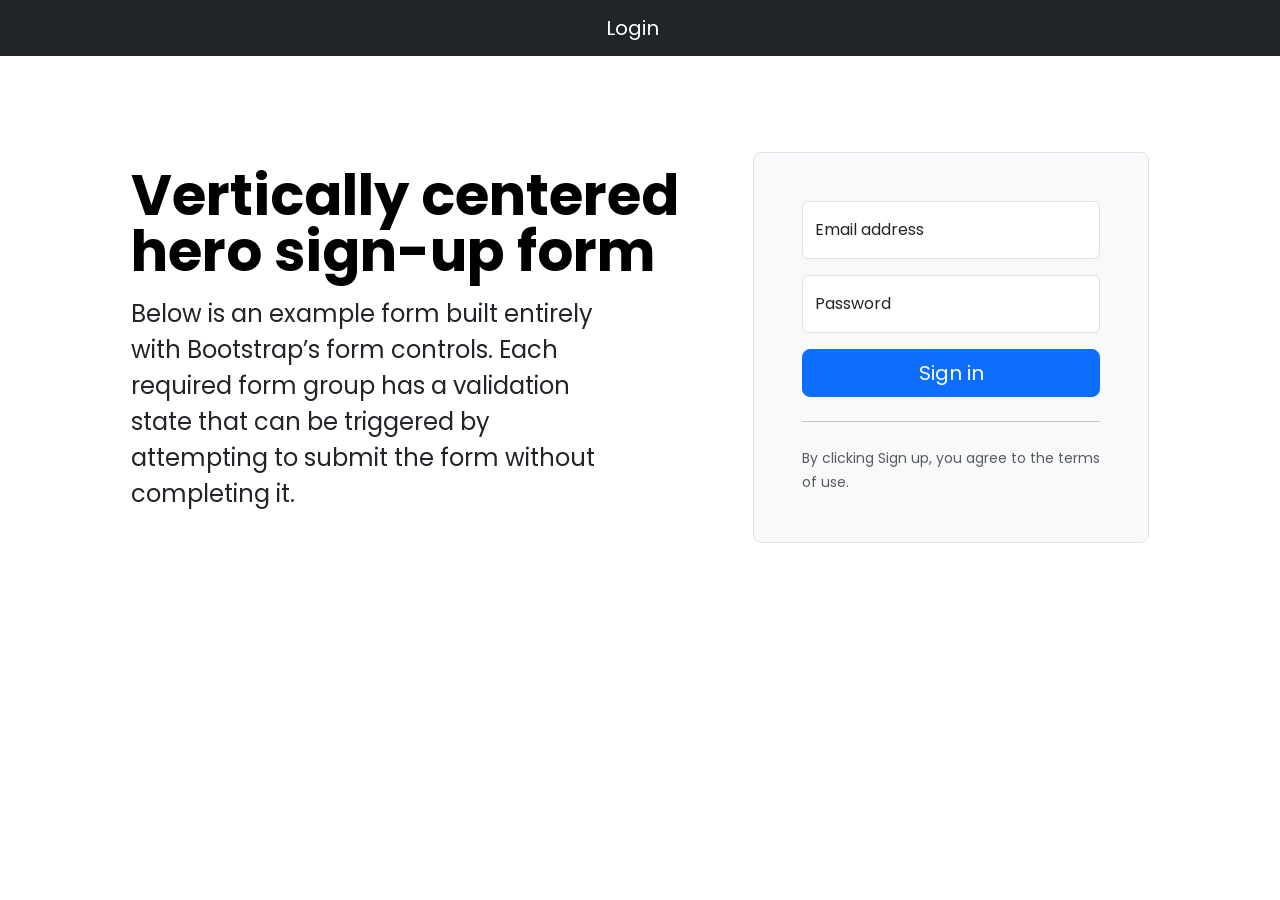
<file: templates/login.html>
<!DOCTYPE html>
<html lang="en">

<head>
    <meta charset="UTF-8">
    <link href="https://cdn.jsdelivr.net/npm/bootstrap@5.3.0/dist/css/bootstrap.min.css" rel="stylesheet"
        integrity="sha384-9ndCyUaIbzAi2FUVXJi0CjmCapSmO7SnpJef0486qhLnuZ2cdeRhO02iuK6FUUVM" crossorigin="anonymous">
    <meta name="viewport" content="width=device-width, initial-scale=1.0">
    <link rel="preconnect" href="https://fonts.googleapis.com">
    <link rel="preconnect" href="https://fonts.gstatic.com" crossorigin>
    <link href="https://fonts.googleapis.com/css2?family=Poppins&display=swap" rel="stylesheet">
    <link href="https://cdn.jsdelivr.net/npm/font-awesome@4.7.0/css/font-awesome.min.css" rel="stylesheet">
    <link href="https://unpkg.com/aos@2.3.1/dist/aos.css" rel="stylesheet">
    <link rel="stylesheet" href="../css/login.css">

    <title>SafeCitySolutions</title>
</head>

<body>
    <nav class="navbar navbar-dark navbar-expand-lg bg-dark">
        <div class="container-fluid justify-content-center">
            <a class="navbar-brand" href="#">Login</a>
        </div>
    </nav>


    <!-- Sign in -->
    <div class="container col-xl-10 col-xxl-8 px-4 py-5">
        <div class="row align-items-center g-lg-5 py-5">
            <div class="col-lg-7 text-center text-lg-start">
                <h1 class="display-4 fw-bold lh-1 text-body-emphasis mb-3">Vertically centered hero sign-up form</h1>
                <p class="col-lg-10 fs-4">Below is an example form built entirely with Bootstrap’s form controls. Each
                    required form group has a validation state that can be triggered by attempting to submit the form
                    without completing it.</p>
            </div>
            <div class="col-md-10 mx-auto col-lg-5">
                <form class="p-4 p-md-5 border rounded-3 bg-body-tertiary">
                    <div class="form-floating mb-3">
                        <input type="email" class="form-control" id="floatingInput" placeholder="name@example.com">
                        <label for="floatingInput">Email address</label>
                    </div>
                    <div class="form-floating mb-3">
                        <input type="password" class="form-control" id="floatingPassword" placeholder="Password">
                        <label for="floatingPassword">Password</label>
                    </div>
                    <button class="w-100 btn btn-lg btn-primary" id="submit-btn" type="button">Sign in</button>
                    <hr class="my-4">
                    <small class="text-body-secondary">By clicking Sign up, you agree to the terms of use.</small>
                </form>
            </div>
        </div>
    </div>



    <script src="https://cdn.jsdelivr.net/npm/bootstrap@5.3.0/dist/js/bootstrap.bundle.min.js"
        integrity="sha384-geWF76RCwLtnZ8qwWowPQNguL3RmwHVBC9FhGdlKrxdiJJigb/j/68SIy3Te4Bkz"
        crossorigin="anonymous"></script>
    <script src="https://unpkg.com/aos@2.3.1/dist/aos.js"></script>
    <script src="../js/login.js"></script>

    <script>
        AOS.init();
    </script>
</body>

</html>
</file>
<file: css/login.css>
*{
    font-family: 'Poppins', sans-serif;
    /* margin: 0px;
    padding: 0px;
    box-sizing: border-box; */
}
</file>
